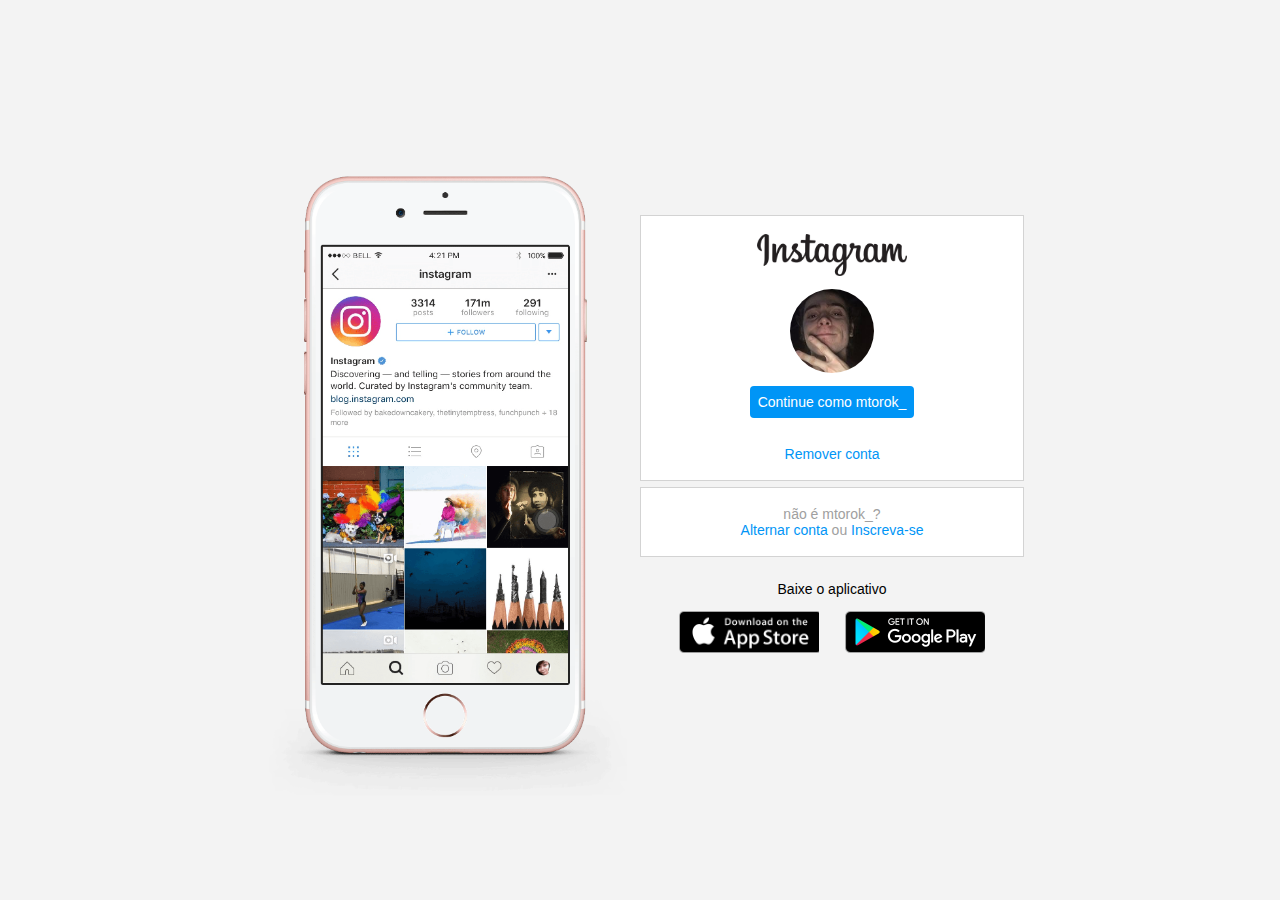
<file: web-developer/instagramClone/index.html>
<!DOCTYPE html>
<html lang="pt-br">
<head>
    <meta charset="UTF-8">
    <meta http-equiv="X-UA-Compatible" content="IE=edge">
    <meta name="viewport" content="width=device-width, initial-scale=1.0">
    <title>Instagram</title>
    <link rel="stylesheet" href="style.css">
</head>
<body>
    <div class="instagram-wrapper">
        <div class="instagram-phone">
            <img src="./instagram-celular.png" alt="celular-photo">
        </div>

        <div class="instagram-continue">
           
            <div class="group">
                <img src="./instagram-logo.png" class="instagram-logo" alt="logo instagram">
                <div class="profile-photo">
                    <img src="./torok.jpg" alt="foto de perfil">
                 </div>
                 <a href="#" class="instagram-login">Continue como mtorok_ </a>
                 <a href="#" class="instagram-logout">Remover conta </a>
            </div>

            <div class="group">
                <p class="not-account">não é mtorok_?</p>
                <p class="not-account">
                    <span class="link-blue">Alternar conta</span>
                    ou
                    <span class="link-blue">Inscreva-se</span>
                </p>
            </div>

            <div class="get-the-app">
                <p class="get-app">Baixe o aplicativo</p>
                <div class="download">
                    <a href="#" class="app-download"></a>
                    <a href="#" class="app-download"></a>
                </div>
            </div>
        </div>
    </div>
</body>
</html>
</file>
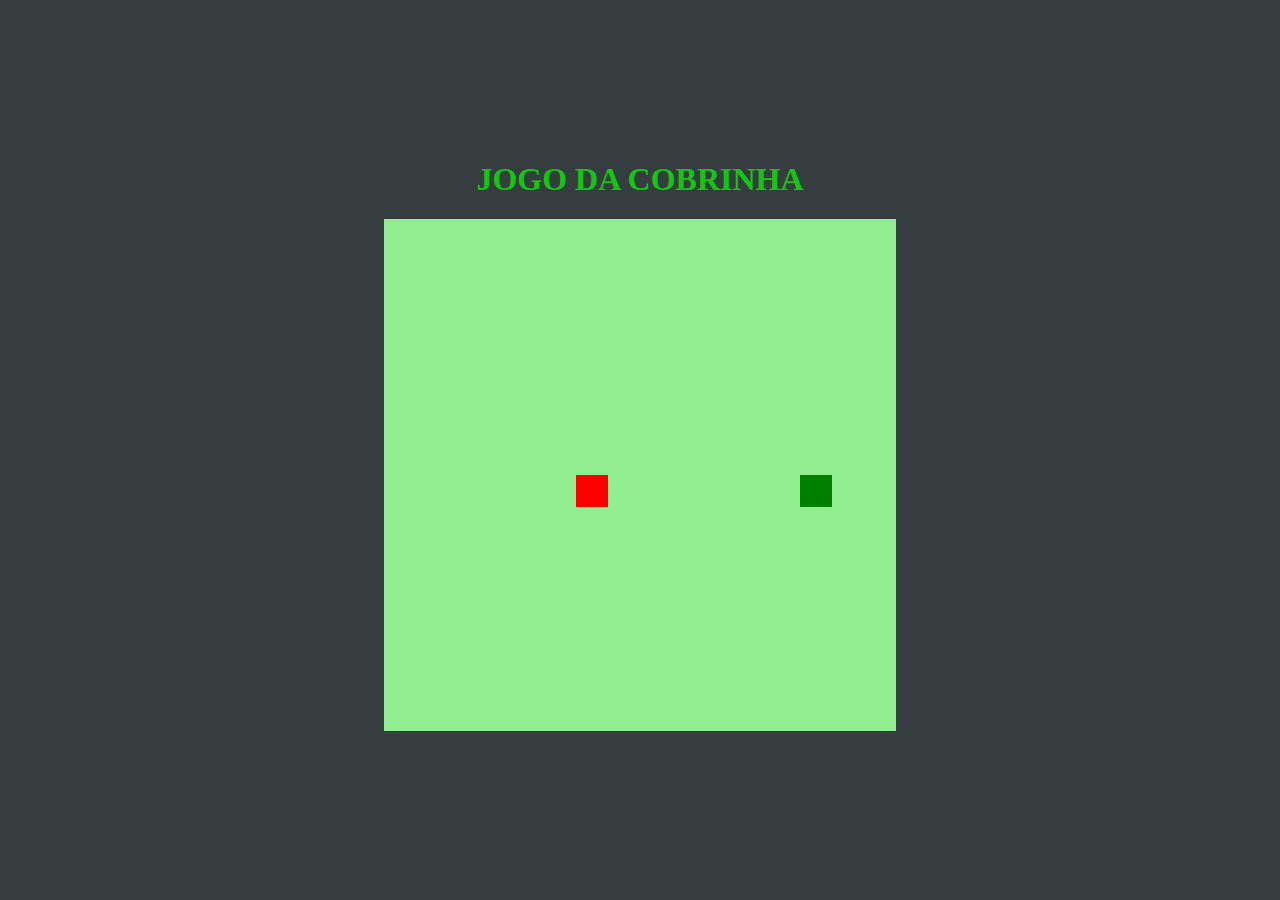
<file: web-developer/jogoDaCobrinha/index.html>
<!DOCTYPE html>
<html lang="pt-br">
<head>
    <meta charset="UTF-8">
    <meta http-equiv="X-UA-Compatible" content="IE=edge">
    <meta name="viewport" content="width=device-width, initial-scale=1.0">
    <title>Jogo da cobrinha</title>
    <script defer src="script.js"></script>
    <link rel="stylesheet" href="style.css">

</head>
<body>
    <h1>JOGO DA COBRINHA</h1>
    <canvas id="snake" width="512px" height="512px"></canvas>
    
</body>



</html>
</file>
<file: web-developer/instagramClone/style.css>
*{
    padding: 0;
    margin: 0;
    box-sizing: border-box;
    font-size: 14px;
    font-family: sans-serif;
    text-decoration: none;
}

body {
    width:100% ;
    min-height: 100vh;
    background-color: rgb(243, 243, 243);
    margin: 0;
    padding: 0;
    display: flex;
    justify-content: center;
}

.instagram-wrapper {
    display: flex;
    justify-content: start;
    align-items: center;
    width: 60%;
    height: 100vh;
}
.instagram-phone{
    display: flex;
    align-items: center;
    justify-content: center;
    width: 50%;
}

.instagram-phone img {
    height: 50rem;
}

.instagram-continue{
    display: flex;
    align-items: center;
    justify-content: space-around;
    flex-direction: column;
    width: 50%;
    min-height: 34rem;
}
.group{
    display: flex;
    background-color: white;
    flex-direction: column;
    justify-content: space-between;
    align-items: center;
    width: 100%;
    padding: 1.3rem 0;
    border: 1px solid lightgray;
}

.group:nth-child(1){
    min-height: 19rem;
}


.instagram-logo{
    height: 3rem;
}


.profile-photo{
    display: flex;
    justify-content: center;
    align-items: center;
    border-radius: 50%;
    overflow: hidden;
}
.profile-photo img{
    height: 6rem;
}

.instagram-login{
    background-color: #0095f6;
    color: white;
    padding: 8px;
    border-radius: 4px;
}
.instagram-logout{
    color: #0095f6;
    margin-top: 1rem;
}
.not-account{
    color: rgb(160, 160, 160);
}
.link-blue{
    color: #0095f6;
}
.get-the-app{
    display: flex;
    flex-direction: column;
    align-items: center;
    justify-content:center ;
    width: 100%;
    padding: 1.3rem 0;
}

.download {
    display: flex;
    width: 100%;
    justify-content: space-evenly;
    align-items: center;
    padding: 1rem;
}
.app-download{
    height: 3rem;
    width: 10rem;
    background-size: cover;
}
.app-download:nth-child(1){
    background-image: url('./apple-button.png');
}
.app-download:nth-child(2){
    background-image: url('./googleplay-button.png');
}

/* media queries */


@media (max-width: 1024px) {
    .instagram-wrapper {
        width: 90%;
    }
}

@media (max-width: 650px) {
    body {
        background-color: #ffffff;
    }

    .instagram-wrapper {
        width: 90%;
    }

    .instagram-phone {
        display: none;
    }

    .instagram-continue {
        width: 100%;
    }
    
    .group {
        border: 1px solid transparent;
    }
}
</file>
<file: web-developer/jogoDaCobrinha/style.css>
body{
    height: 95vh;
    width: 95;
    display: flex;
    justify-content: center;
    align-items: center;
    flex-direction: column;
    color: rgb(18, 199, 18);
    background: rgb(54, 61, 63);
}
</file>
